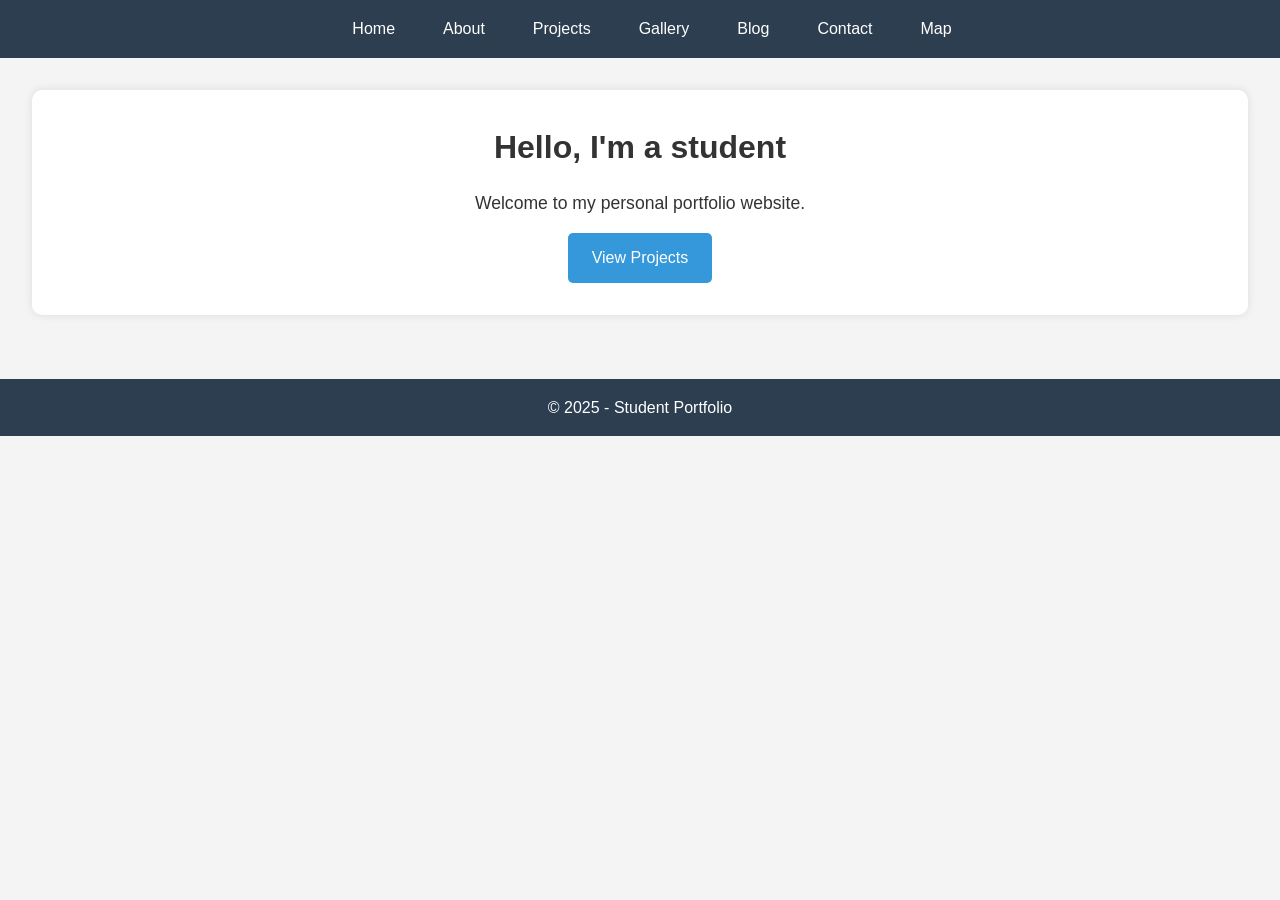
<file: index.html>
<!DOCTYPE html>
<html lang="en">
<head>
  <meta charset="UTF-8" />
  <meta name="viewport" content="width=device-width, initial-scale=1.0" />
  <meta name="description" content="Personal portfolio website of a third-year student." />
  <title>Home - My Portfolio</title>
  <link rel="stylesheet" href="stylesheet.css" />
  <link rel="icon" href="Images/icon.jpg" />
</head>
<body>
  <header>
    <nav aria-label="Main navigation">
      <ul>
        <li><a href="index.html">Home</a></li>
        <li><a href="about.html">About</a></li>
        <li><a href="projects.html">Projects</a></li>
        <li><a href="gallery.html">Gallery</a></li>
        <li><a href="blog.html">Blog</a></li>
        <li><a href="contact.html">Contact</a></li>
        <li><a href="map.html">Map</a></li>
      </ul>
    </nav>
  </header>
  <main>
    <section class="hero">
      <h1>Hello, I'm a student</h1>
      <p>Welcome to my personal portfolio website.</p>
      <a href="projects.html" class="btn">View Projects</a>
    </section>
  </main>
  <footer>
    <p>&copy; 2025 - Student Portfolio</p>
  </footer>
</body>
</html>
</file>
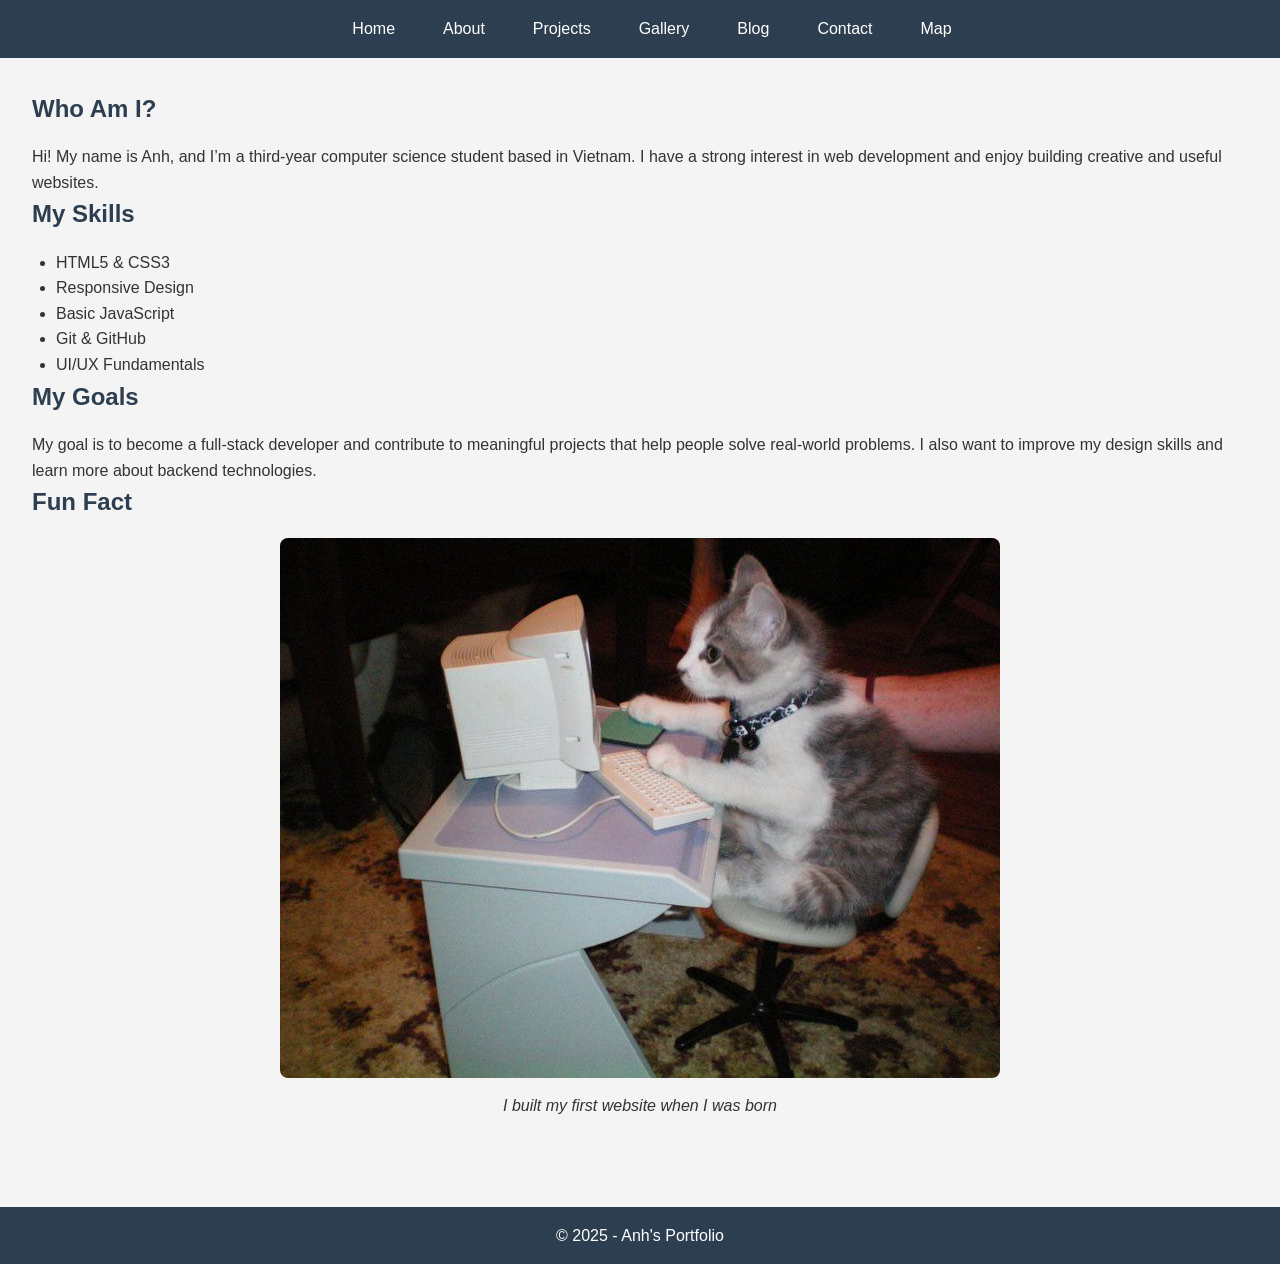
<file: about.html>
<!DOCTYPE html>
<html lang="en">
<head>
  <meta charset="UTF-8" />
  <meta name="viewport" content="width=device-width, initial-scale=1.0" />
  <meta name="description" content="Learn more about me, my background, and my goals." />
  <title>About Me</title>
  <link rel="stylesheet" href="stylesheet.css" />
</head>
<body>
  <header>
    <nav>
      <ul>
        <li><a href="index.html">Home</a></li>
        <li><a href="about.html" class="active">About</a></li>
        <li><a href="projects.html">Projects</a></li>
        <li><a href="gallery.html">Gallery</a></li>
        <li><a href="blog.html">Blog</a></li>
        <li><a href="contact.html">Contact</a></li>
        <li><a href="map.html">Map</a></li>
      </ul>
    </nav>
  </header>

  <main>
    <section>
      <h2>Who Am I?</h2>
      <p>Hi! My name is Anh, and I’m a third-year computer science student based in Vietnam. I have a strong interest in web development and enjoy building creative and useful websites.</p>
    </section>

    <section>
      <h2>My Skills</h2>
      <ul>
        <li>HTML5 & CSS3</li>
        <li>Responsive Design</li>
        <li>Basic JavaScript</li>
        <li>Git & GitHub</li>
        <li>UI/UX Fundamentals</li>
      </ul>
    </section>

    <section>
      <h2>My Goals</h2>
      <p>My goal is to become a full-stack developer and contribute to meaningful projects that help people solve real-world problems. I also want to improve my design skills and learn more about backend technologies.</p>
    </section>

    <section>
      <h2>Fun Fact</h2>
      <figure>
        <img src="Images/catLaptop.jpg" alt="Me working on a laptop" />
        <figcaption>I built my first website when I was born</figcaption>
      </figure>
    </section>
  </main>

  <footer>
    <p>&copy; 2025 - Anh's Portfolio</p>
  </footer>
</body>
</html>
</file>
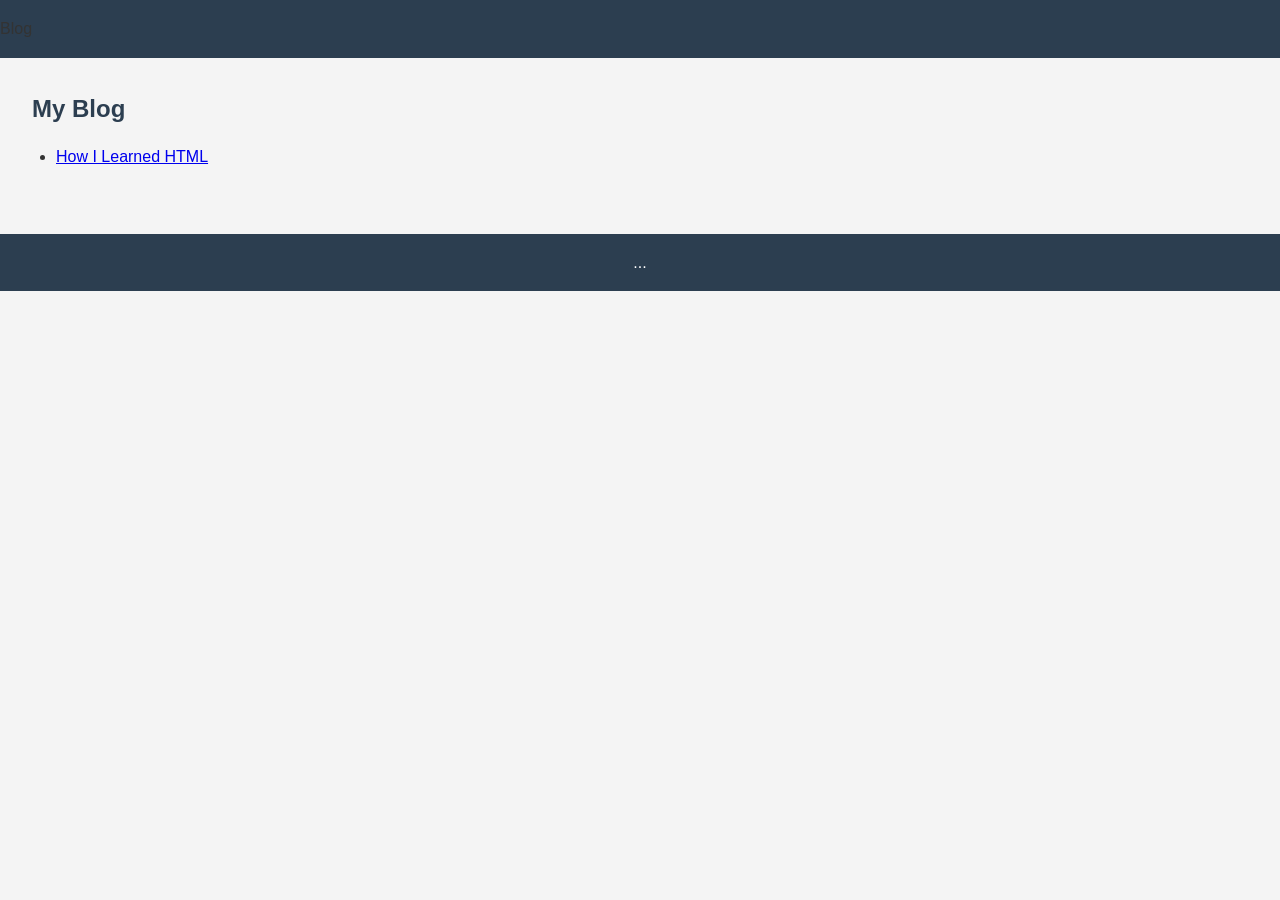
<file: blog.html>
<!DOCTYPE html>
<html lang="en">
<head>
  <meta charset="UTF-8" />
  <title>Blog</title>
  <link rel="stylesheet" href="stylesheet.css" />
</head>
<body>
  <header>Blog </header>
  <main>
    <section>
      <h2>My Blog</h2>
      <ul>
        <li><a href="post-1.html">How I Learned HTML</a></li>
      </ul>
    </section>
  </main>
  <footer>...</footer>
</body>
</html>
</file>
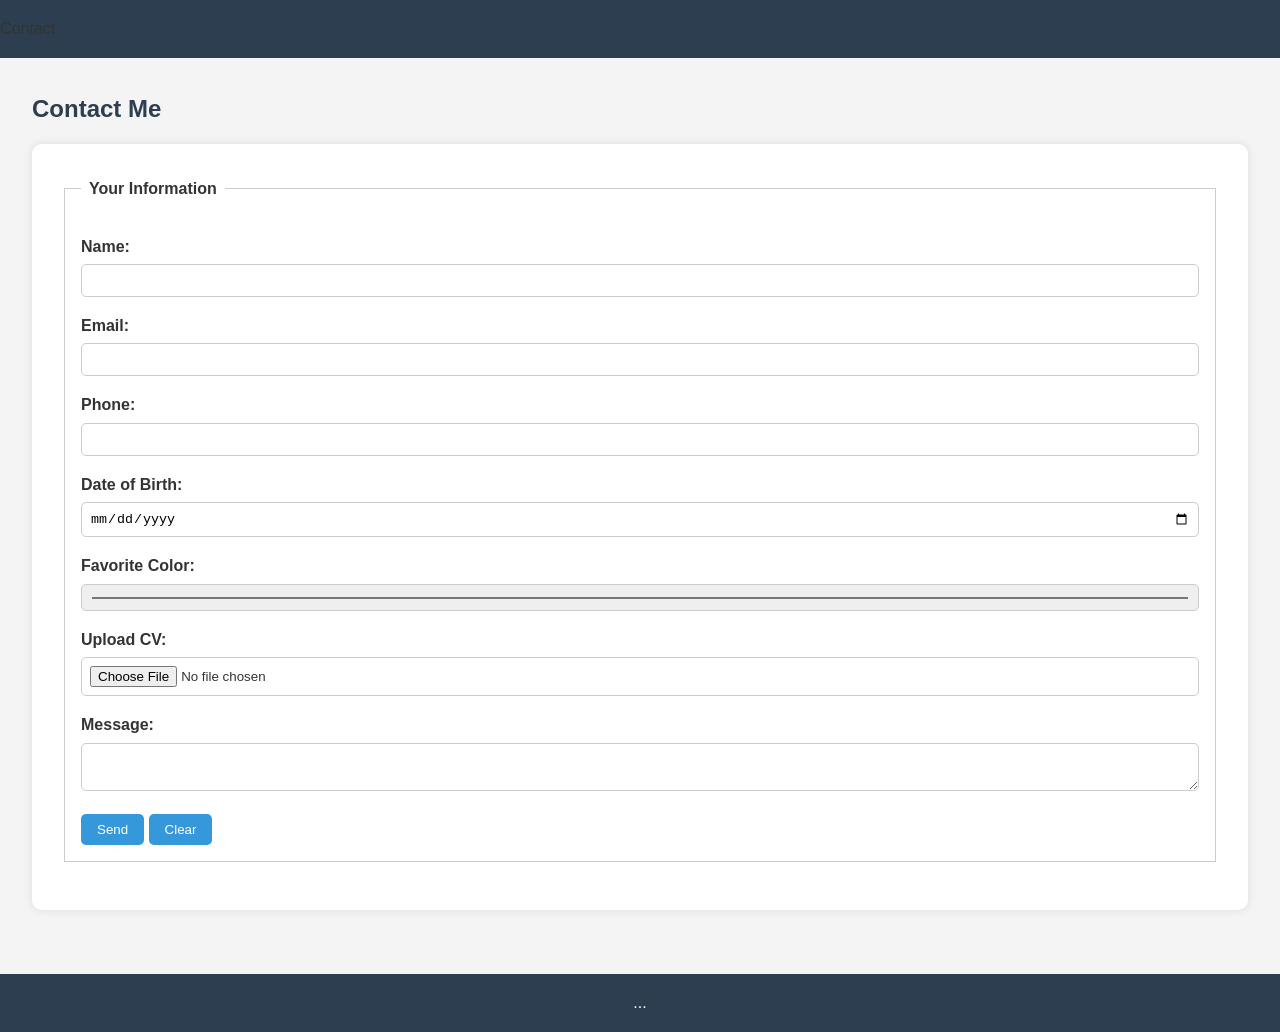
<file: contact.html>
<!DOCTYPE html>
<html lang="en">
<head>
  <meta charset="UTF-8" />
  <title>Contact Me</title>
  <link rel="stylesheet" href="stylesheet.css" />
</head>
<body>
  <header>Contact</header>
  <main>
    <section>
      <h2>Contact Me</h2>
      <form action="#" method="post">
        <fieldset>
          <legend>Your Information</legend>
          <label for="name">Name:</label>
          <input type="text" id="name" name="name" required />

          <label for="email">Email:</label>
          <input type="email" id="email" name="email" required />

          <label for="phone">Phone:</label>
          <input type="tel" id="phone" name="phone" pattern="[0-9]{10}" required />

          <label for="dob">Date of Birth:</label>
          <input type="date" id="dob" name="dob" />

          <label for="color">Favorite Color:</label>
          <input type="color" id="color" name="color" />

          <label for="file">Upload CV:</label>
          <input type="file" id="file" name="file" />

          <label for="feedback">Message:</label>
          <textarea id="feedback" name="feedback"></textarea>

          <input type="hidden" name="source" value="contact-page" />
          <input type="submit" value="Send" />
          <input type="reset" value="Clear" />
        </fieldset>
      </form>
    </section>
  </main>
  <footer>...</footer>
</body>
</html>
</file>
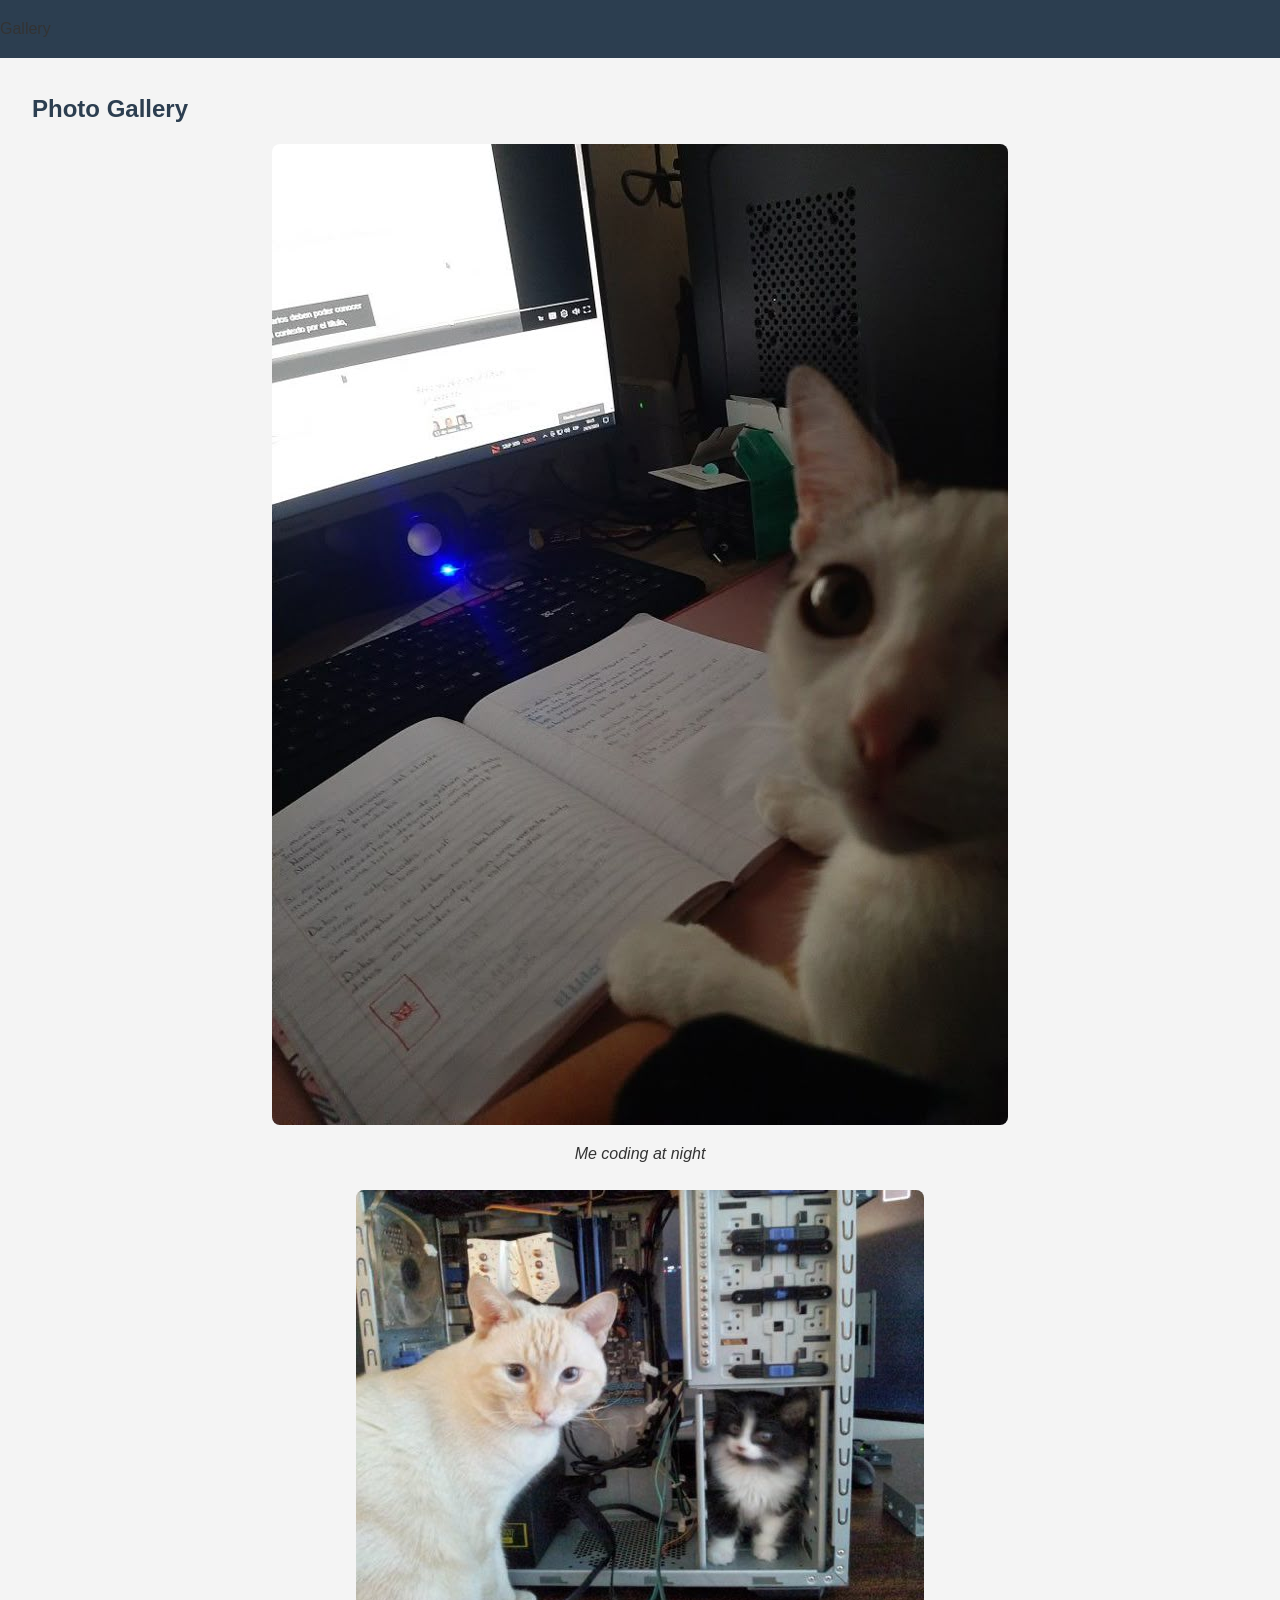
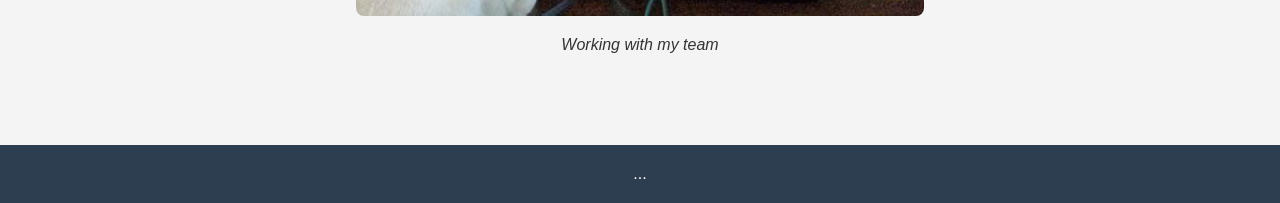
<file: gallery.html>
<!DOCTYPE html>
<html lang="en">
<head>
  <meta charset="UTF-8" />
  <title>Gallery</title>
  <link rel="stylesheet" href="stylesheet.css" />
</head>
<body>
  <header>Gallery</header>
  <main>
    <section>
      <h2>Photo Gallery</h2>
      <figure>
        <img src="Images/workingAtNight.jpg" alt="Coding session" />
        <figcaption>Me coding at night</figcaption>
      </figure>
      <figure>
        <img src="Images/workingWithTeam.jpg" alt="Team project" />
        <figcaption>Working with my team</figcaption>
      </figure>
    </section>
  </main>
  <footer>...</footer>
</body>
</html>
</file>
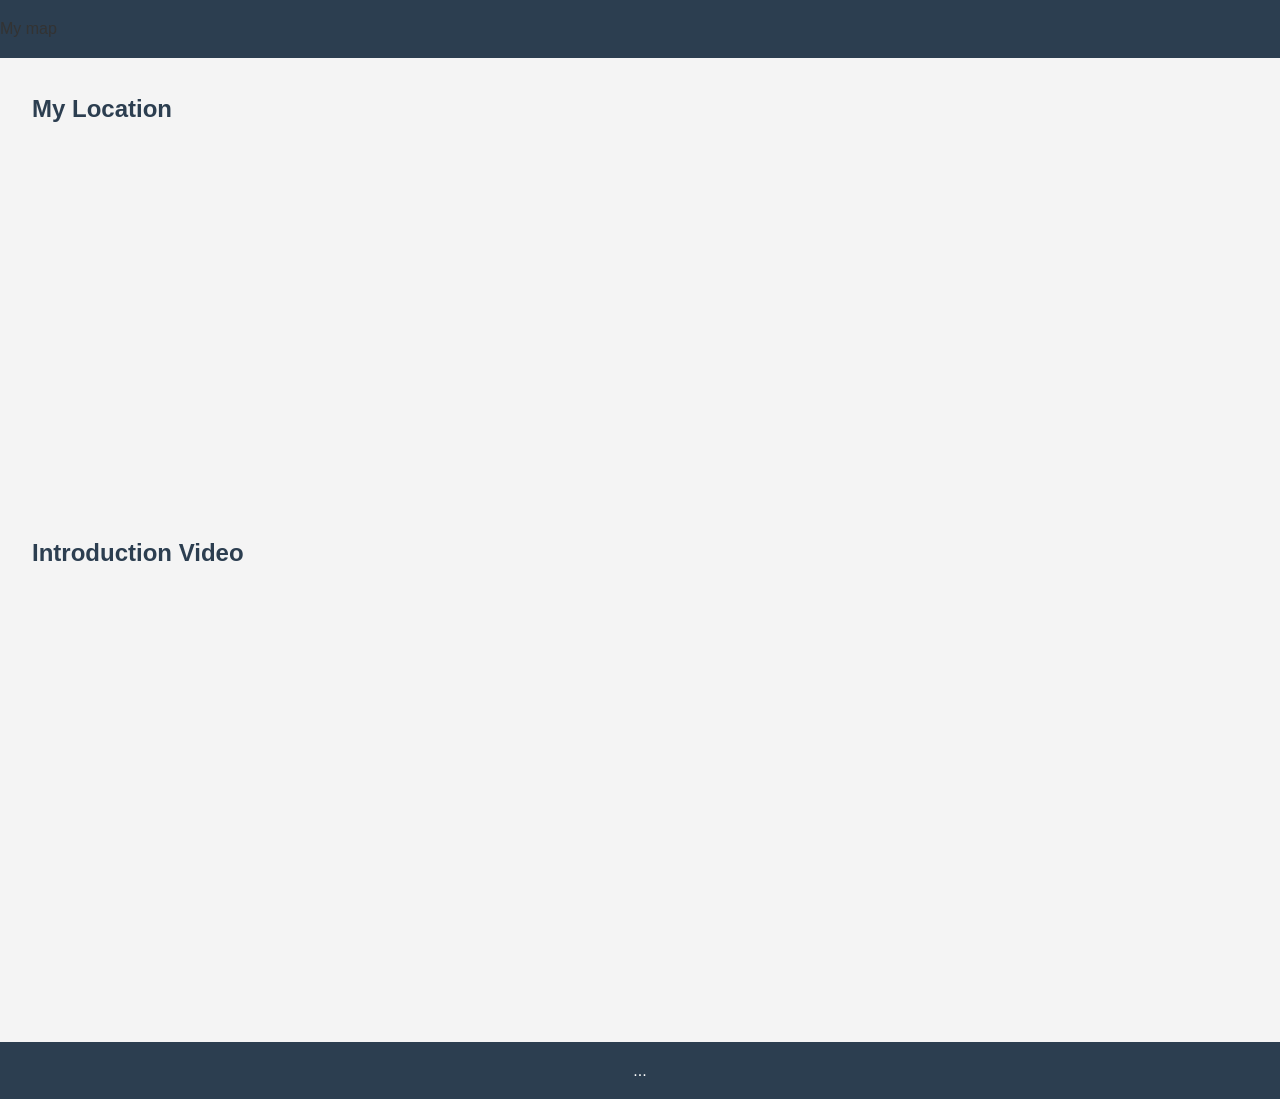
<file: map.html>
<!DOCTYPE html>
<html lang="en">
<head>
  <meta charset="UTF-8" />
  <title>Map & Video</title>
  <link rel="stylesheet" href="stylesheet.css" />
</head>
<body>
  <header> My map</header>
  <main>
    <section>
      <h2>My Location</h2>
      <iframe src="https://www.google.com/maps/embed?pb=!1m18..." width="600" height="450" style="border:0;" allowfullscreen loading="lazy"></iframe>
    </section>
    <section>
      <h2>Introduction Video</h2>
      <iframe width="560" height="315" src="https://www.youtube.com/embed/dQw4w9WgXcQ" title="YouTube video" allowfullscreen></iframe>
    </section>
  </main>
  <footer>...</footer>
</body>
</html>
</file>
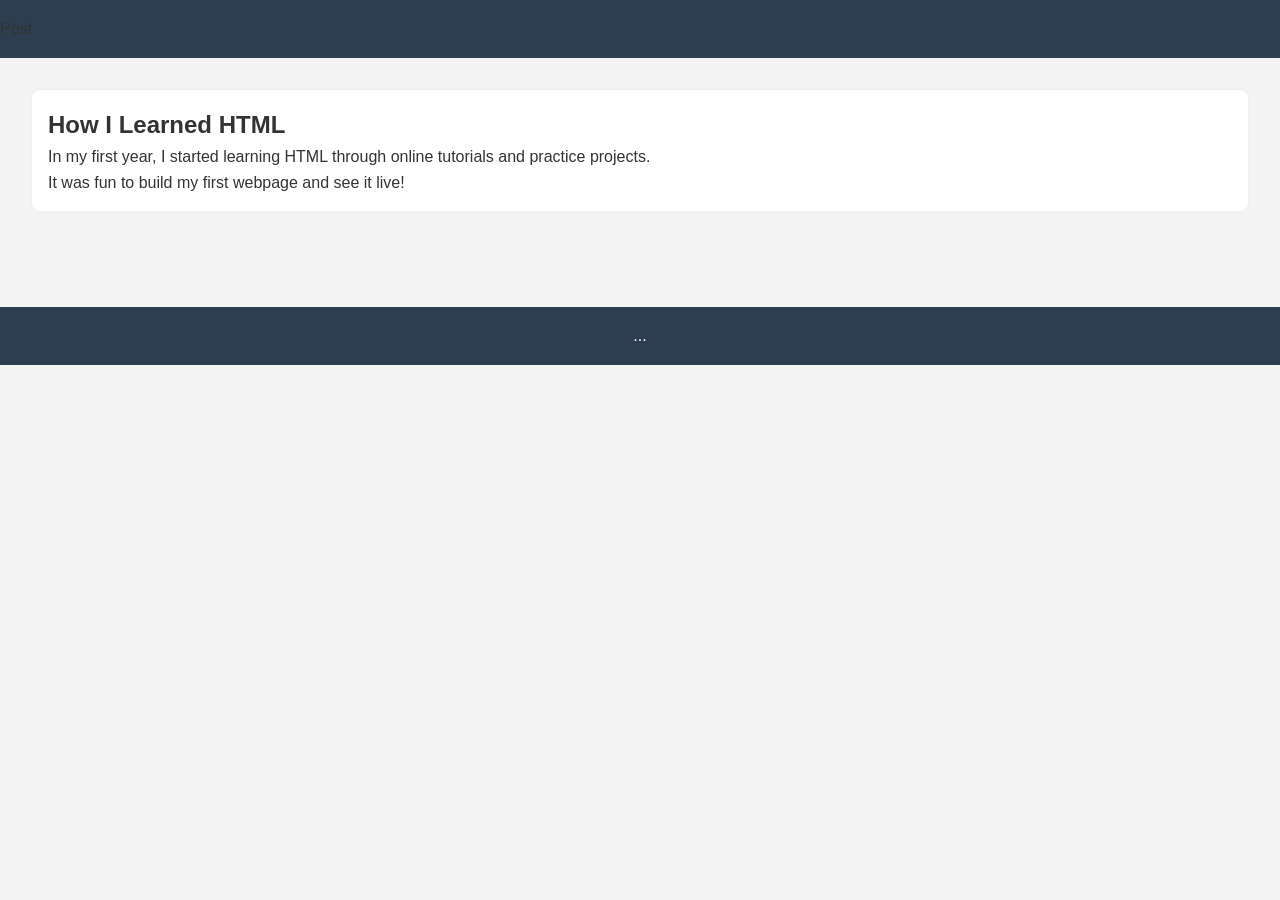
<file: post.html>
<!DOCTYPE html>
<html lang="en">
<head>
  <meta charset="UTF-8" />
  <title>How I Learned HTML</title>
  <link rel="stylesheet" href="stylesheet.css" />
</head>
<body>
  <header>Post</header>
  <main>
    <article>
      <h2>How I Learned HTML</h2>
      <p>In my first year, I started learning HTML through online tutorials and practice projects.</p>
      <p>It was fun to build my first webpage and see it live!</p>
    </article>
  </main>
  <footer>...</footer>
</body>
</html>
</file>
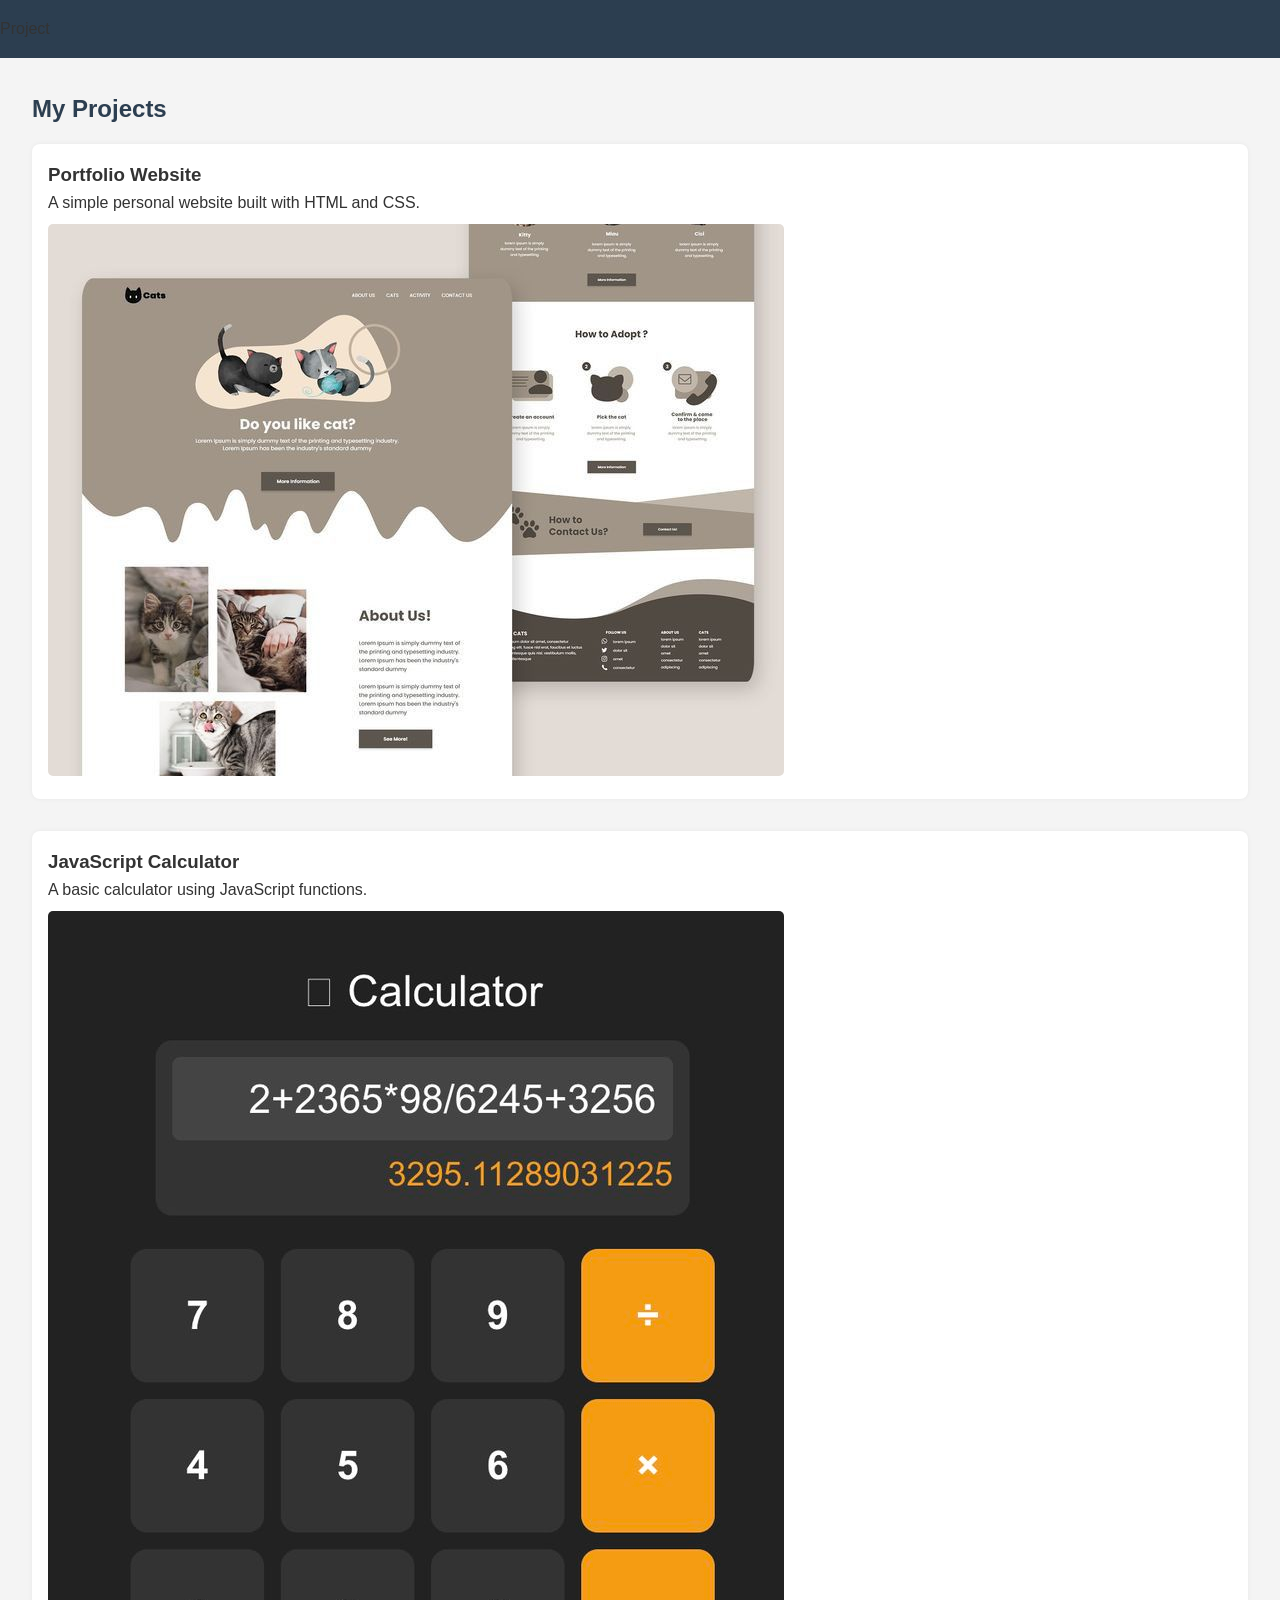
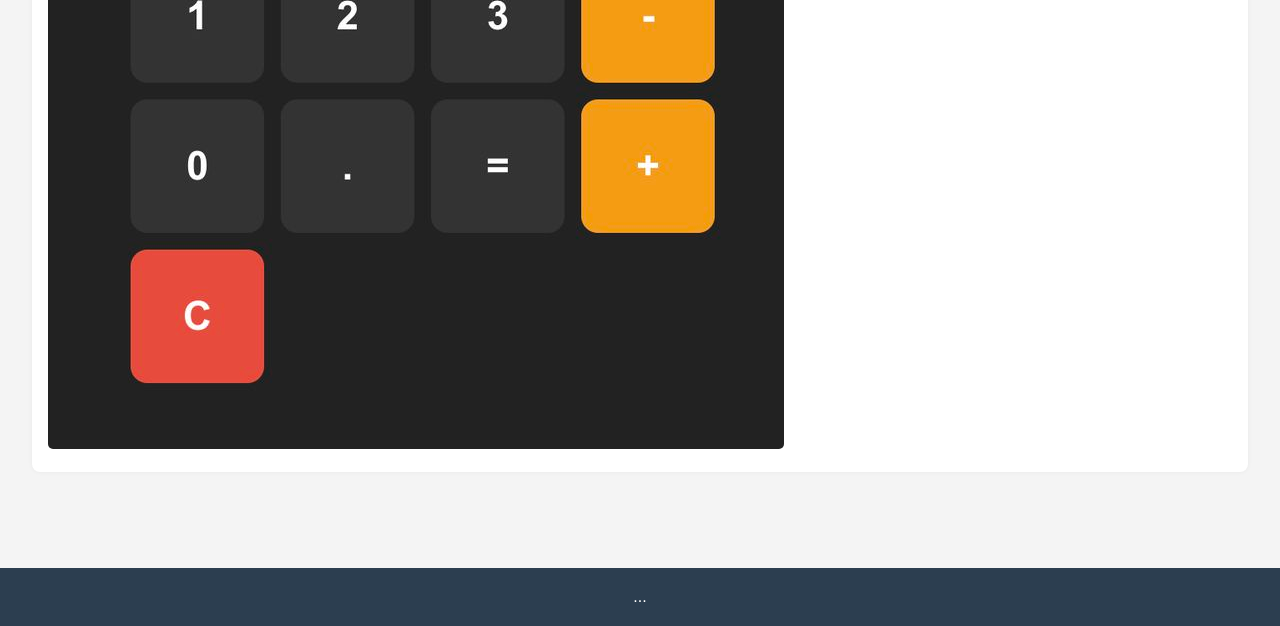
<file: projects.html>
<!DOCTYPE html>
<html lang="en">
<head>
  <meta charset="UTF-8" />
  <title>Projects</title>
  <link rel="stylesheet" href="stylesheet.css" />
</head>
<body>
  <header>Project</header>
  <main>
    <section>
      <h2>My Projects</h2>
      <article>
        <h3>Portfolio Website</h3>
        <p>A simple personal website built with HTML and CSS.</p>
        <img src="Images/catWebsite.jpg" alt="Portfolio project" />
      </article>
      <article>
        <h3>JavaScript Calculator</h3>
        <p>A basic calculator using JavaScript functions.</p>
        <img src="Images/calculator.jpg" alt="Calculator project" />
      </article>
    </section>
  </main>
  <footer>...</footer>
</body>
</html>
</file>
<file: stylesheet.css>
/* CSS Variables */
:root {
  --primary-color: #3498db;
  --secondary-color: #2c3e50;
  --background-color: #f4f4f4;
  --text-color: #333;
  --white: #fff;
  --font-family: 'Segoe UI', sans-serif;
}

/* Reset & Base Styles */
* {
  margin: 0;
  padding: 0;
  box-sizing: border-box;
}

body {
  font-family: var(--font-family);
  font-size: 16px;
  background-color: var(--background-color);
  color: var(--text-color);
  line-height: 1.6;
}

/* Header & Navigation */
header {
  background-color: var(--secondary-color);
  padding: 1rem 0;
}

nav ul {
  display: flex;
  justify-content: center;
  list-style: none;
  gap: 1rem;
  flex-wrap: wrap;
}

nav a {
  color: var(--white);
  text-decoration: none;
  padding: 0.5rem 1rem;
  transition: background-color 0.3s ease;
}

nav a:hover,
nav a:focus {
  background-color: var(--primary-color);
  border-radius: 5px;
}

/* Main Content */
main {
  padding: 2rem;
}

/* Hero Section */
.hero {
  text-align: center;
  padding: 2rem;
  background-color: var(--white);
  border-radius: 10px;
  box-shadow: 0 0 10px rgba(0, 0, 0, 0.1);
}

.hero h1 {
  font-size: 2rem;
  margin-bottom: 1rem;
}

.hero p {
  font-size: 1.1rem;
  margin-bottom: 1rem;
}

.btn {
  display: inline-block;
  background-color: var(--primary-color);
  color: var(--white);
  padding: 0.75rem 1.5rem;
  text-decoration: none;
  border-radius: 5px;
  transition: background-color 0.3s ease;
}

.btn:hover {
  background-color: #2980b9;
}

/* Section Headings */
section h2 {
  margin-bottom: 1rem;
  font-size: 1.5rem;
  color: var(--secondary-color);
}

/* Articles & Projects */
article {
  margin-bottom: 2rem;
  padding: 1rem;
  background-color: var(--white);
  border-radius: 8px;
  box-shadow: 0 0 5px rgba(0, 0, 0, 0.05);
}

article img {
  max-width: 100%;
  height: auto;
  margin-top: 0.5rem;
  border-radius: 5px;
}

/* Gallery */
figure {
  margin-bottom: 1.5rem;
  text-align: center;
}

figure img {
  max-width: 100%;
  height: auto;
  border-radius: 8px;
}

figcaption {
  margin-top: 0.5rem;
  font-style: italic;
  color: var(--text-color);
}

/* Blog List */
ul {
  list-style-type: disc;
  padding-left: 1.5rem;
}

/* Form Styles */
form {
  background-color: var(--white);
  padding: 2rem;
  border-radius: 10px;
  box-shadow: 0 0 10px rgba(0, 0, 0, 0.1);
}

fieldset {
  border: 1px solid #ccc;
  padding: 1rem;
  margin-bottom: 1rem;
}

legend {
  font-weight: bold;
  padding: 0 0.5rem;
}

label {
  display: block;
  margin-top: 1rem;
  font-weight: bold;
}

input,
select,
textarea {
  width: 100%;
  padding: 0.5rem;
  margin-top: 0.3rem;
  border: 1px solid #ccc;
  border-radius: 5px;
}

input[type="submit"],
input[type="reset"] {
  width: auto;
  margin-top: 1rem;
  background-color: var(--primary-color);
  color: var(--white);
  border: none;
  cursor: pointer;
  padding: 0.5rem 1rem;
}

input[type="submit"]:hover,
input[type="reset"]:hover {
  background-color: #2980b9;
}

/* Iframe Section */
iframe {
  width: 100%;
  max-width: 600px;
  height: 350px;
  border: none;
  margin-bottom: 2rem;
}

/* Footer */
footer {
  background-color: var(--secondary-color);
  color: var(--white);
  text-align: center;
  padding: 1rem;
  margin-top: 2rem;
}

/* Responsive Design */
@media (max-width: 768px) {
  nav ul {
    flex-direction: column;
    align-items: center;
  }

  .hero h1 {
    font-size: 1.5rem;
  }

  .btn {
    padding: 0.5rem 1rem;
  }
}
</file>
